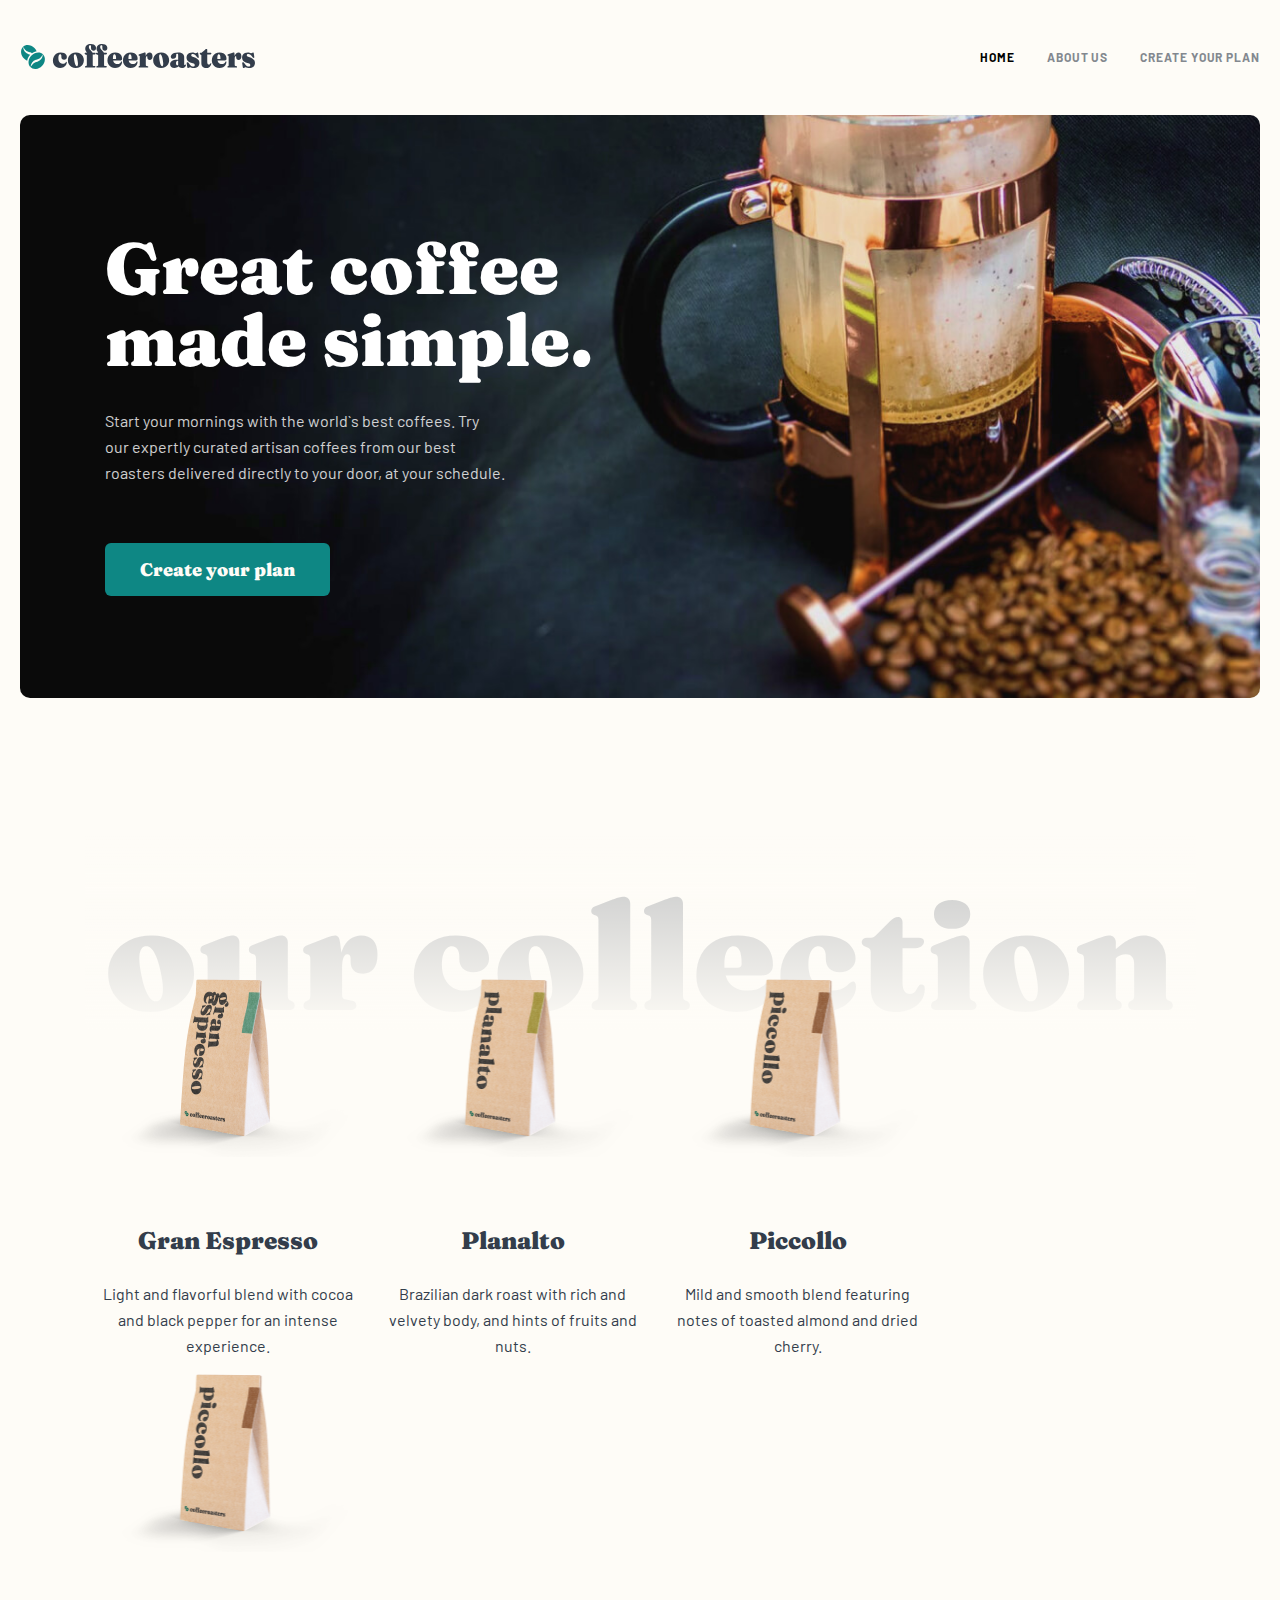
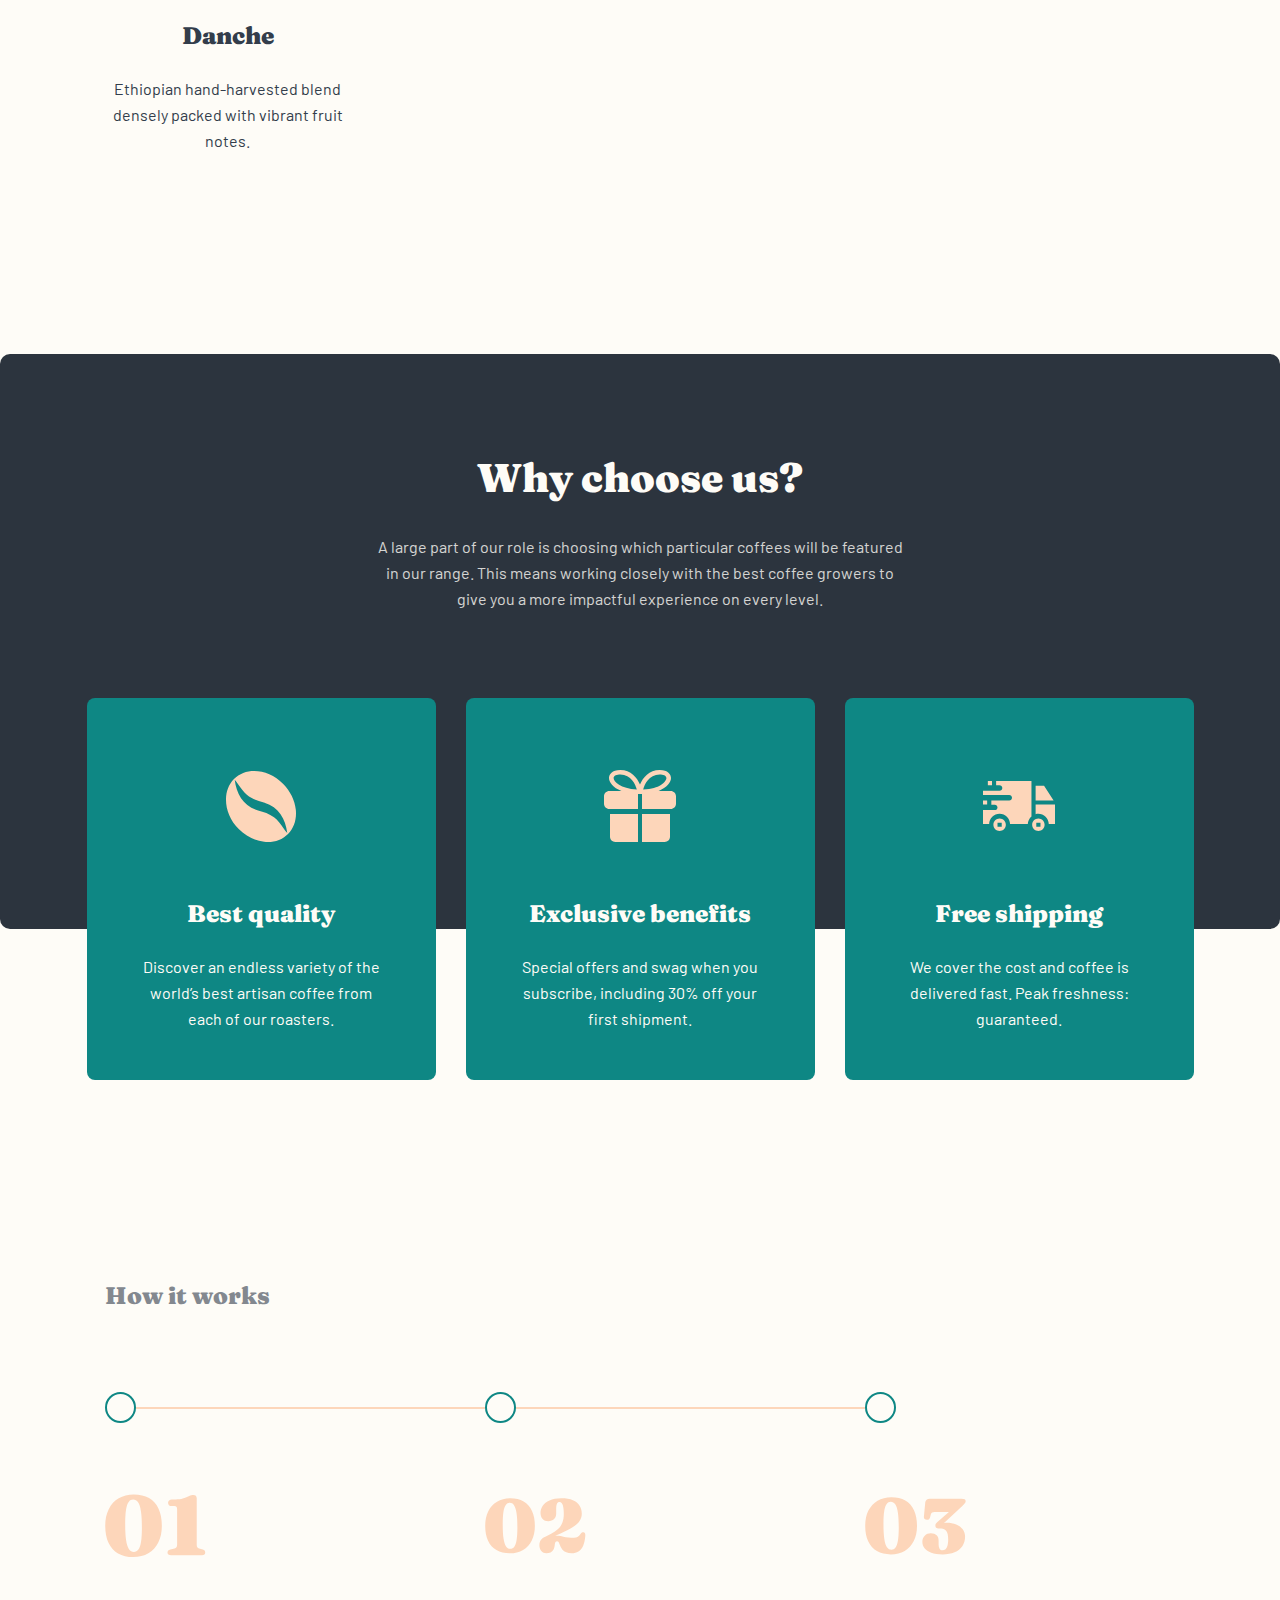
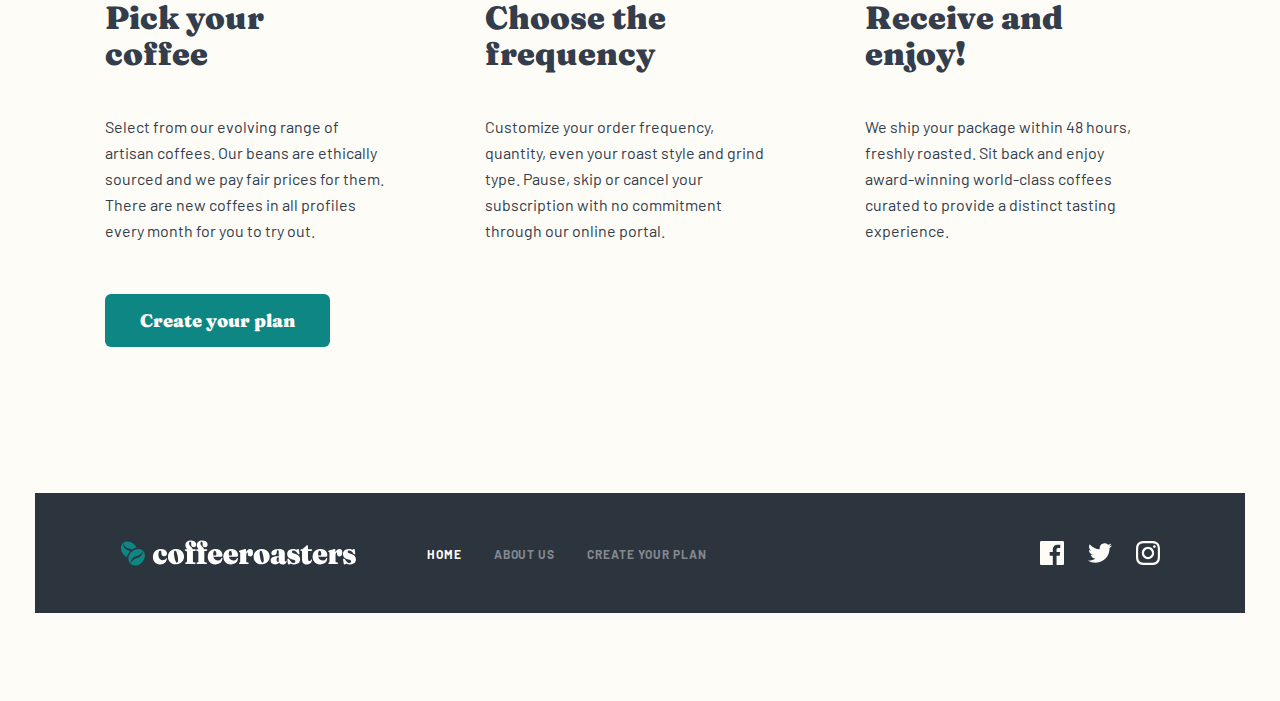
<file: index.html>
<!DOCTYPE html>
<html lang="en">
<head>
    <meta charset="UTF-8">
    <meta http-equiv="X-UA-Compatible" content="IE=edge">
    <meta name="viewport" content="width=device-width, initial-scale=1.0">
    <link rel="icon" href="./images/logo-icon.svg">
    <link rel="stylesheet" href="./css/main.css">
    <title>COFFEE</title>
</head>
<body>
    <h1 class="visually-hidden">Coffee Roasters</h1>
    
    <header class="header">
        <nav class="nav">
            <div class="container nav__container">
                <a href="index.html"><img class="logo-link" src="./images/site-logo.svg" alt="site logo" width="236" height="26"></a>

                <div>
                    <button class="menu__burger">
                        <img class="menu__on" src="./images/burger-menu.svg" alt="">
                        <img class="menu__off" src="./images/close.svg" alt="">
                    </button>
                </div>

                <ul class="nav__item-ist">
                    <li class="nav__item">
                        <a class="nav__link nav__link-active" href="index.html">home</a>
                    </li>
                    <li class="nav__item">
                        <a class="nav__link" href="about.html">about us</a>
                    </li>
                    <li class="nav__item">
                        <a class="nav__link" href="createaplan.html">create your plan</a>
                    </li>
                </ul>
            </div>
        </nav>
    </header>
    
    <main>
        <section class="hero">
            <div class="container hero__container hero__container--home">
                <div class="hero__bg-image hero__bg-image--home">
                    <div class="hero__wrapper">
                        <h2 class="hero__heading">Great coffee made simple.</h2>
                        
                        <p class="hero__text">Start your mornings with the world`s best coffees. Try our expertly curated artisan coffees from our best roasters delivered directly to your door, at your schedule.</p>
                        
                        <a class="button button__hero" href="createaplan.html">Create your plan</a>
                    </div>
                </div>
            </div>
        </section>
        
        <section class="collection">
            <h2 class="visually-hidden">Our collection</h2>

            <div class="container collection__container">
                <ul class="collection__list">
                    <li class="collection__item">
                        <img class="collection__img" src="./images/kopi1.png" alt="Gran Espresso" width="255" height="193">

                        <h3 class="collection__title">Gran Espresso</h3>

                        <p class="collection__text">
                            Light and flavorful blend with cocoa and black pepper for an intense experience.
                        </p>                        
                    </li>

                    <li class="collection__item">
                        <img class="collection__img" src="./images/kopi2.png" alt="Planalto" width="255" height="193">
                        
                        <h3 class="collection__title">Planalto</h3>

                        <p class="collection__text">
                            Brazilian dark roast with rich and velvety body, and hints of fruits and nuts.
                        </p>                        
                    </li>

                    <li class="collection__item">
                        <img class="collection__img" src="./images/kopi3.png" alt="Gran Espresso" width="255" height="193">
                        
                        <h3 class="collection__title">Piccollo</h3>

                        <p class="collection__text">
                            Mild and smooth blend featuring notes of toasted almond and dried cherry.
                        </p>                        
                    </li>

                    <li class="collection__item">
                        <img class="collection__img" src="./images/kopi4.png" alt="Gran Espresso" width="255" height="193">
                        
                        <h3 class="collection__title">Danche</h3>

                        <p class="collection__text">
                            Ethiopian hand-harvested blend densely packed with vibrant fruit notes.
                        </p>                        
                    </li>
                </ul>
            </div>
        </section>

        <section class="preporties">
            <div class="container preporties__container">
                <h3 class="preporties__heading">Why choose us?</h3>

                <p class="preporties__text">
                    A large part of our role is choosing which particular coffees will be featured in our range. This means working closely with the best coffee growers to give you a more impactful experience on every level.
                </p>

                <ul class="preporties__list">
                    <li class="preporties__list-item">
                        <img class="preporties__item-img" src="./images/coffee-bean.svg" alt="coffee bean" width="72" height="72">

                        <h4 class="preporties__item-heading">Best quality</h4>

                        <p class="preporties__item-text">
                            Discover an endless variety of the world’s best artisan coffee from each of our roasters.
                        </p>
                    </li>

                    <li class="preporties__list-item">
                        <img class="preporties__item-img" src="./images/gift.svg" alt="gift img" width="72" height="72">

                        <h4 class="preporties__item-heading">Exclusive benefits</h4>

                        <p class="preporties__item-text">
                            Special offers and swag when you subscribe, including 30% off your first shipment.
                        </p>
                    </li>

                    <li class="preporties__list-item">
                        <img class="preporties__item-img" src="./images/shipping.svg" alt="coffee bean" width="72" height="72">

                        <h4 class="preporties__item-heading">Free shipping</h4>

                        <p class="preporties__item-text">
                            We cover the cost and coffee is delivered fast. Peak freshness: guaranteed.
                        </p>
                    </li>
                </ul>
            </div>
        </section>

        <section class="howitworks">
            <div class="container howitworks__container">
                <h3 class="howitworks__heading">How it works</h3>

                <ul class="howitworks__list">
                    <li class="howitworks__item">
                        <div class="howitworks__spans">
                            <span class="howitworks__item-oval"></span>
                            
                            <span class="howitworks__item-line"></span>
                        </div>

                        <img class="howitworks__item-img" src="./images/01.svg" alt="01">

                        <h4 class="howitworks__item-heading">Pick your coffee</h4>

                        <p class="howitworks__text">
                            Select from our evolving range of artisan coffees. Our beans are ethically sourced and we pay fair prices for them. There are new coffees in all profiles every month for you to try out.
                        </p>
                    </li>

                    <li class="howitworks__item">
                        <div class="howitworks__spans">
                            <span class="howitworks__item-oval"></span>
                            
                            <span class="howitworks__item-line"></span>
                        </div>

                        <img  class="howitworks__item-img" src="./images/02.svg" alt="01">

                        <h4 class="howitworks__item-heading">Choose the frequency</h4>

                        <p class="howitworks__text">
                            Customize your order frequency, quantity, even your roast style and grind type. Pause, skip or cancel your subscription with no commitment through our online portal.
                        </p>
                    </li>

                    <li class="howitworks__item">
                        <div class="howitworks__spans">
                            <span class="howitworks__item-oval"></span>
                            
                        </div>

                        <img class="howitworks__item-img" src="./images/03.svg" alt="01">

                        <h4 class="howitworks__item-heading">Receive and enjoy!</h4>

                        <p class="howitworks__text">
                            We ship your package within 48 hours, freshly roasted. Sit back and enjoy award-winning world-class coffees curated to provide a distinct tasting experience.
                        </p>
                    </li>
                </ul>

                <a class="button button__hero" href="createaplan.html">Create your plan</a>
                
            </div>
        </section>
    </main>
    
    <footer class="footer">
        <div class="container footer__container">
            <div class="footer__left-side">
                <a href="index.html">
                    <img class="footer__logo-img" src="./images/site-logo-white.svg" alt="site logo" width="236" height="26">
                </a>

                <ul class="nav__item-ist">
                    <li class="nav__item">
                        <a class="nav__link footer__link-active" href="index.html">home</a>
                    </li>
                    <li class="nav__item">
                        <a class="nav__link" href="about.html">about us</a>
                    </li>
                    <li class="nav__item">
                        <a class="nav__link" href="createaplan.html">create your plan</a>
                    </li>
                </ul>
            </div>
            <ul class="footer__net-pages">
                <li class="footer__net-page">
                    <a class="footer__net-link" href="facebook.com">
                        <img class="footer__net-page-logo" src="./images/fb-logo.svg" alt="facebook logo" width="24" height="24">
                    </a>
                </li>

                <li class="footer__net-page">
                    <a class="footer__net-link" href="twitter.com">
                        <img class="footer__net-logo" src="./images/twitter-logo.svg" alt="twitter logo" width="24" height="24">
                    </a>
                </li>

                <li class="footer__net-page">
                    <a class="footer__net-link" href="instagram.com">
                        <img class="footer__net-logo" src="./images/insta-logo.svg" alt="insta logo" width="24" height="24">
                    </a>
                </li>
            </ul>
        </div>
    </footer>
    
</body>
</html>
</file>
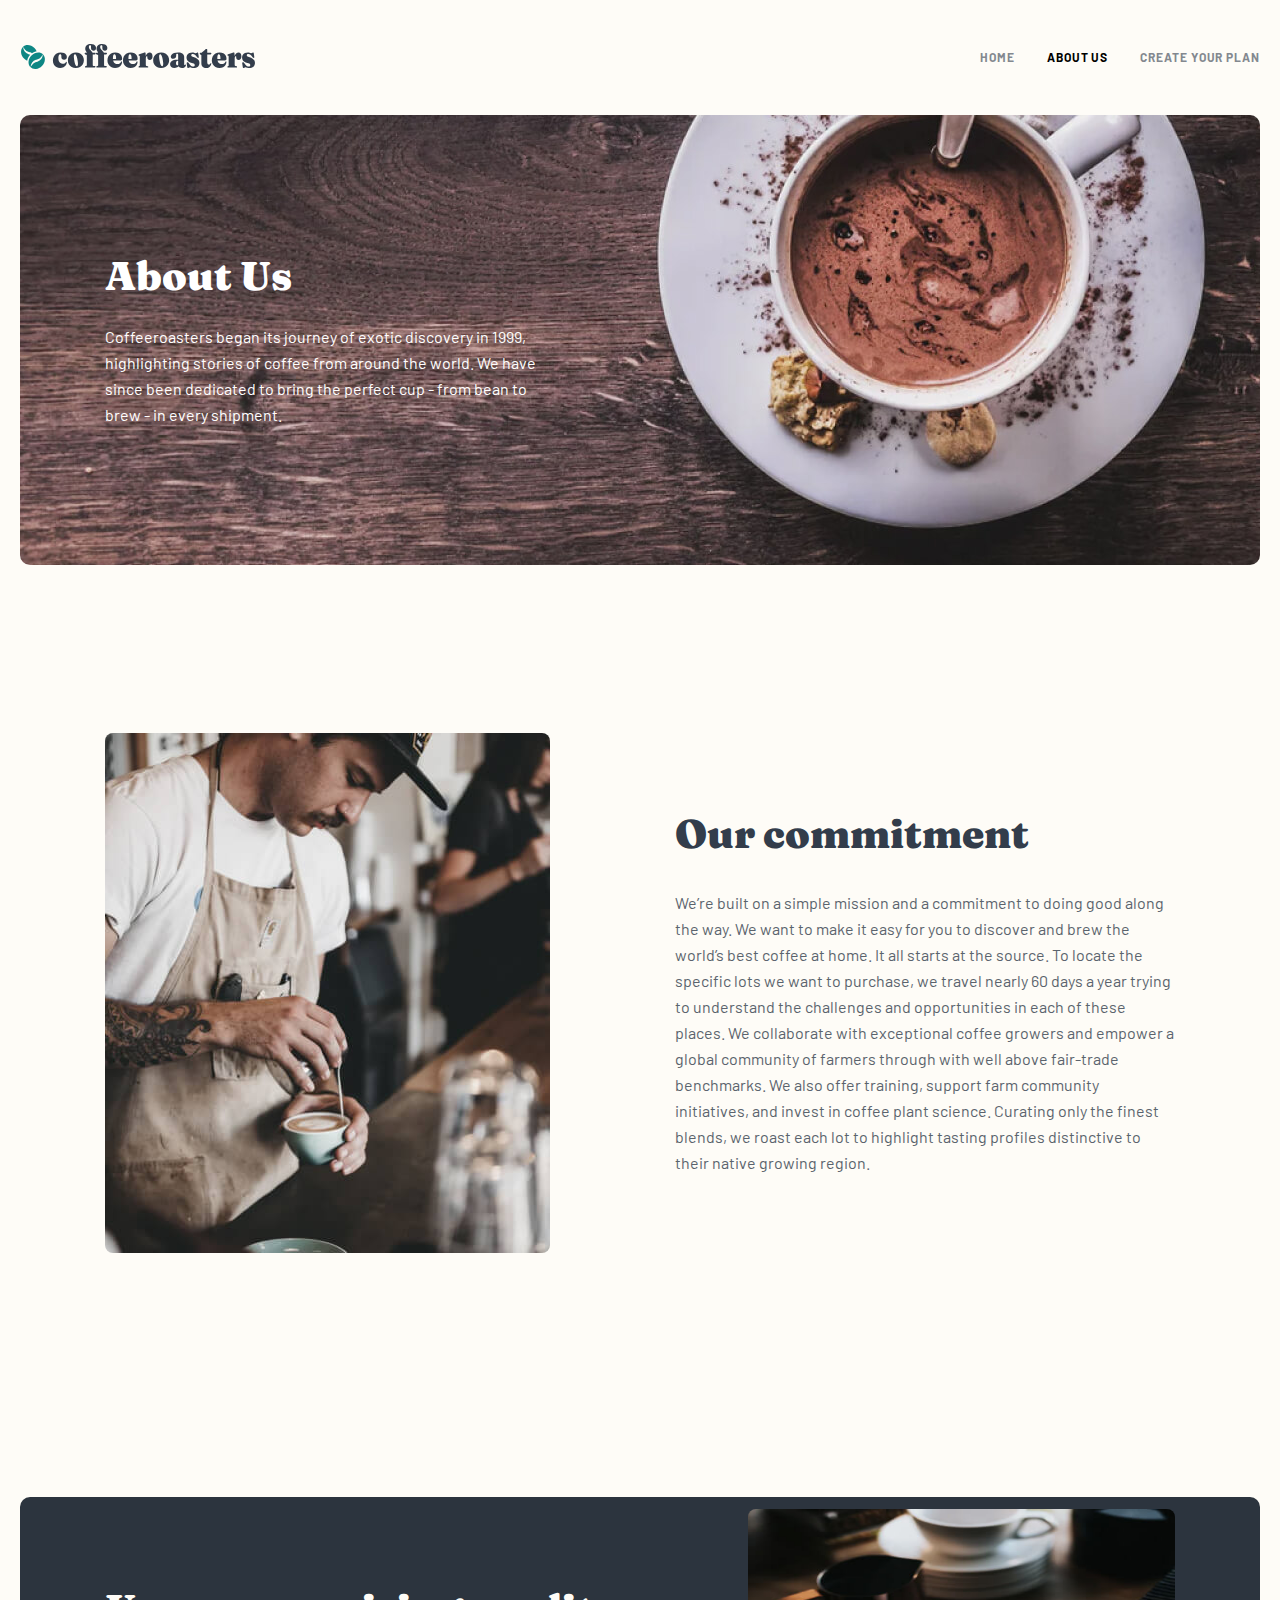
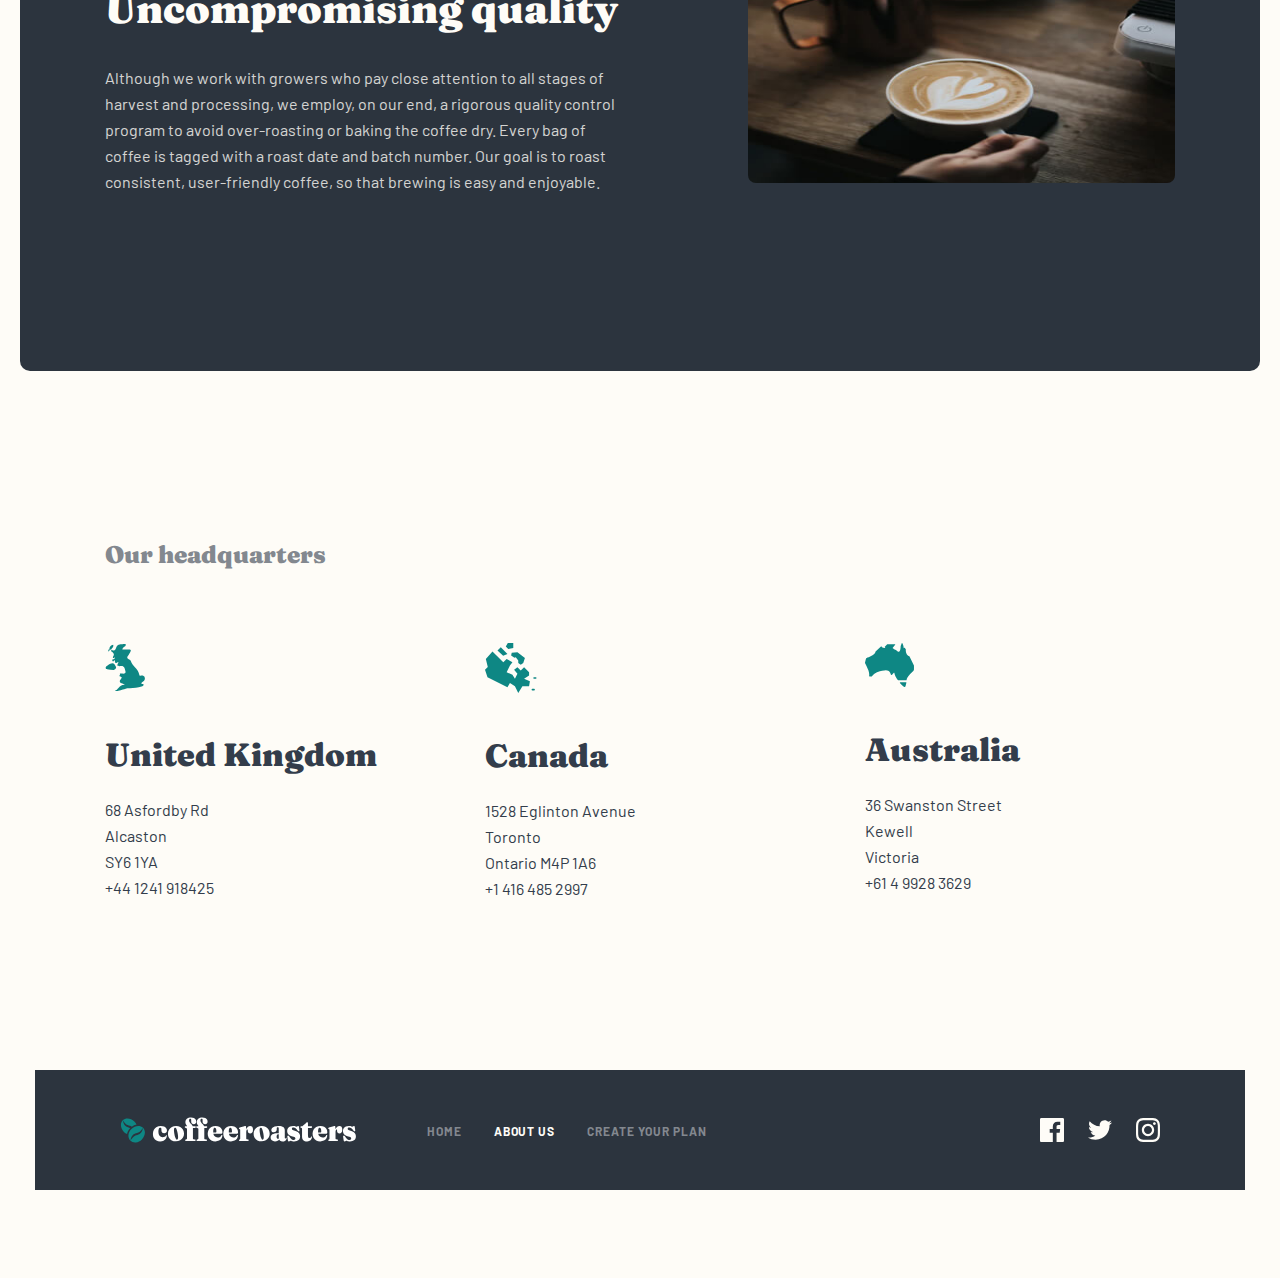
<file: about.html>
<!DOCTYPE html>
<html lang="en">
<head>
    <meta charset="UTF-8">
    <meta http-equiv="X-UA-Compatible" content="IE=edge">
    <meta name="viewport" content="width=device-width, initial-scale=1.0">
    <link rel="icon" href="./images/logo-icon.svg">
    <link rel="stylesheet" href="./css/main.css">
    <title>About us Roasters</title>
</head>
<body>
    <h1 class="visually-hidden">Coffee Roasters</h1>
    
    <header class="header">
        <nav class="nav">
            <div class="container nav__container">
                <a href="index.html"><img class="logo-link" src="./images/site-logo.svg" alt="site logo"></a>
                <ul class="nav__item-ist">
                    <li class="nav__item">
                        <a class="nav__link" href="index.html">home</a>
                    </li>
                    <li class="nav__item">
                        <a class="nav__link nav__link-active" href="about.html">about us</a>
                    </li>
                    <li class="nav__item">
                        <a class="nav__link" href="createaplan.html">create your plan</a>
                    </li>
                </ul>
            </div>
        </nav>
    </header>
    
    <main>
        <section class="hero">
            <div class="container hero__container hero__container--about">
                <div class="hero__bg-image hero__bg-image--about">
                    <div class="hero__wrapper--about">
                        <h2 class="hero__heading hero__heading--about">About Us</h2>
                        
                        <p class="hero__text hero__text--about">
                            Coffeeroasters began its journey of exotic discovery in 1999, highlighting stories of coffee from around the world. We have since been dedicated to bring the perfect cup - from bean to brew - in every shipment.
                        </p>
                    </div>
                </div>
            </div>
        </section>
        
        <section class="commitment">
            <div class="container commitment__container">
                <div class="commitment__wrapper">
                    <img class="commitment__img" src="./images/barman.jpg" srcset="./images/barman.jpg 1x, ./images/barman@2x.jpg 2x" alt="barman">
                    
                    <div class="commitment__box">
                        <h3 class="commitment__heading">Our commitment</h3>
                        <p class="commitment__text">
                            We’re built on a simple mission and a commitment to doing good along the way. We want to make it easy for you to discover and brew the world’s best coffee at home. It all starts at the source. To locate the specific lots we want to purchase, we travel nearly 60 days a year trying to understand the challenges and opportunities in each of these places. We collaborate with exceptional coffee growers and empower a global community of farmers through with well above fair-trade benchmarks. We also offer training, support farm community initiatives, and invest in coffee plant science. Curating only the finest blends, we roast each lot to highlight tasting profiles distinctive to their native growing region.
                        </p>
                    </div>
                </div>
            </div>
        </section>
        
        <section class="commitment">
            <div class="container commitment__container commitment__container-quality">
                <div class="commitment__wrapper commitment__wrapper-quality">
                    <div class="commitment__box commitment__box-quality">
                        <h3 class="commitment__heading commitment__heading-quality">Uncompromising quality</h3>
                        <p class="commitment__text commitment__text-quality">
                            Although we work with growers who pay close attention to all stages of harvest and processing, we employ, on our end, a rigorous quality control program to avoid over-roasting or baking the coffee dry. Every bag of coffee is tagged with a roast date and batch number. Our goal is to roast consistent, user-friendly coffee, so that brewing is easy and enjoyable.
                        </p>
                    </div>
                    <img class="commitment__img-quality" src="./images/cofee-img.jpg" srcset="./images/cofee-img.jpg 1x, ./images/cofee-img@2x.jpg 2x" alt="cofee cup" width="445" height="274">
                </div>
            </div>
        </section>
        
        <section class="headquarter">
            <div class="container headquarter__container">
                <h3 class="headquarter__heading">Our headquarters</h3>
                
                <ul class="headquarter__list">
                    <li class="headquarter__item">
                        <img class="headquarter__item--img" src="./images/uk.svg" alt="UK map" width="41" height="49">
                        
                        <h4 class="headquarter__item--heading">United Kingdom</h4>
                        
                        <p class="headquarter__item--info">
                            68  Asfordby Rd<br>Alcaston<br>SY6 1YA<br>+44 1241 918425
                        </p>
                    </li>
                    
                    <li class="headquarter__item">
                        <img class="headquarter__item--img" src="./images/canada.svg" alt="Canada map" width="52" height="50">
                        
                        <h4 class="headquarter__item--heading">Canada</h4>
                        
                        <p class="headquarter__item--info">
                            1528  Eglinton Avenue<br>Toronto<br>Ontario M4P 1A6<br>+1 416 485 2997<br>
                        </p>
                    </li>
                    
                    <li class="headquarter__item">
                        <img class="headquarter__item--img" src="./images/australia.svg" alt="UK map" width="49" height="44">
                        
                        <h4 class="headquarter__item--heading">Australia</h4>
                        
                        <p class="headquarter__item--info">
                            36 Swanston Street<br>Kewell<br>Victoria<br>+61 4 9928 3629<br>
                        </p>
                    </li>
                </ul>
            </div>
        </section>
    </main>
    
    <footer class="footer">
        <div class="container footer__container">
            <div class="footer__left-side">
                <a href="index.html">
                    <img class="footer__logo-img" src="./images/site-logo-white.svg" alt="site logo" width="236" height="26">
                </a>
                
                <ul class="nav__item-ist">
                    <li class="nav__item">
                        <a class="nav__link" href="index.html">home</a>
                    </li>
                    <li class="nav__item">
                        <a class="nav__link footer__link-active" href="about.html">about us</a>
                    </li>
                    <li class="nav__item">
                        <a class="nav__link" href="createaplan.html">create your plan</a>
                    </li>
                </ul>
            </div>
            <ul class="footer__net-pages">
                <li class="footer__net-page">
                    <a class="footer__net-link" href="facebook.com">
                        <img class="footer__net-page-logo" src="./images/fb-logo.svg" alt="facebook logo" width="24" height="24">
                    </a>
                </li>
                
                <li class="footer__net-page">
                    <a class="footer__net-link" href="twitter.com">
                        <img class="footer__net-logo" src="./images/twitter-logo.svg" alt="twitter logo" width="24" height="24">
                    </a>
                </li>
                
                <li class="footer__net-page">
                    <a class="footer__net-link" href="instagram.com">
                        <img class="footer__net-logo" src="./images/insta-logo.svg" alt="insta logo" width="24" height="24">
                    </a>
                </li>
            </ul>
        </div>
    </footer>
    
</body>
</html>
</file>
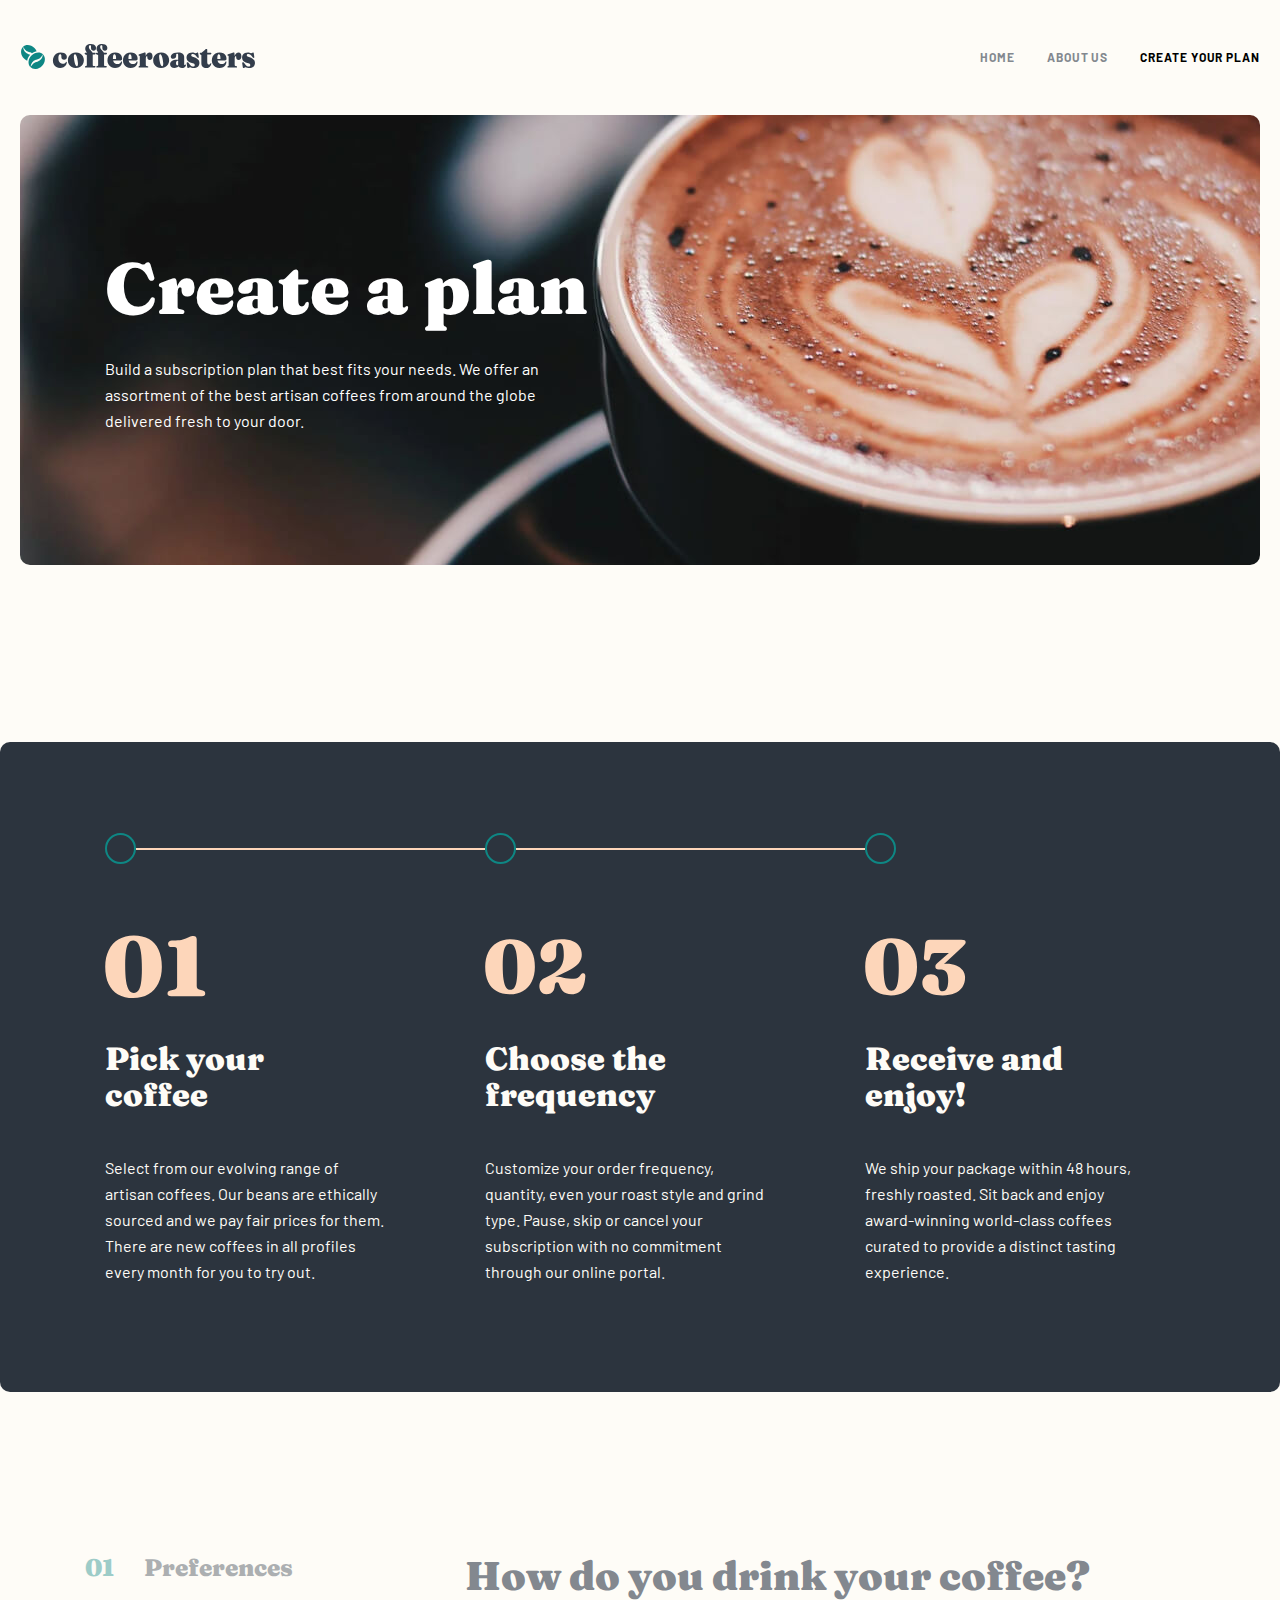
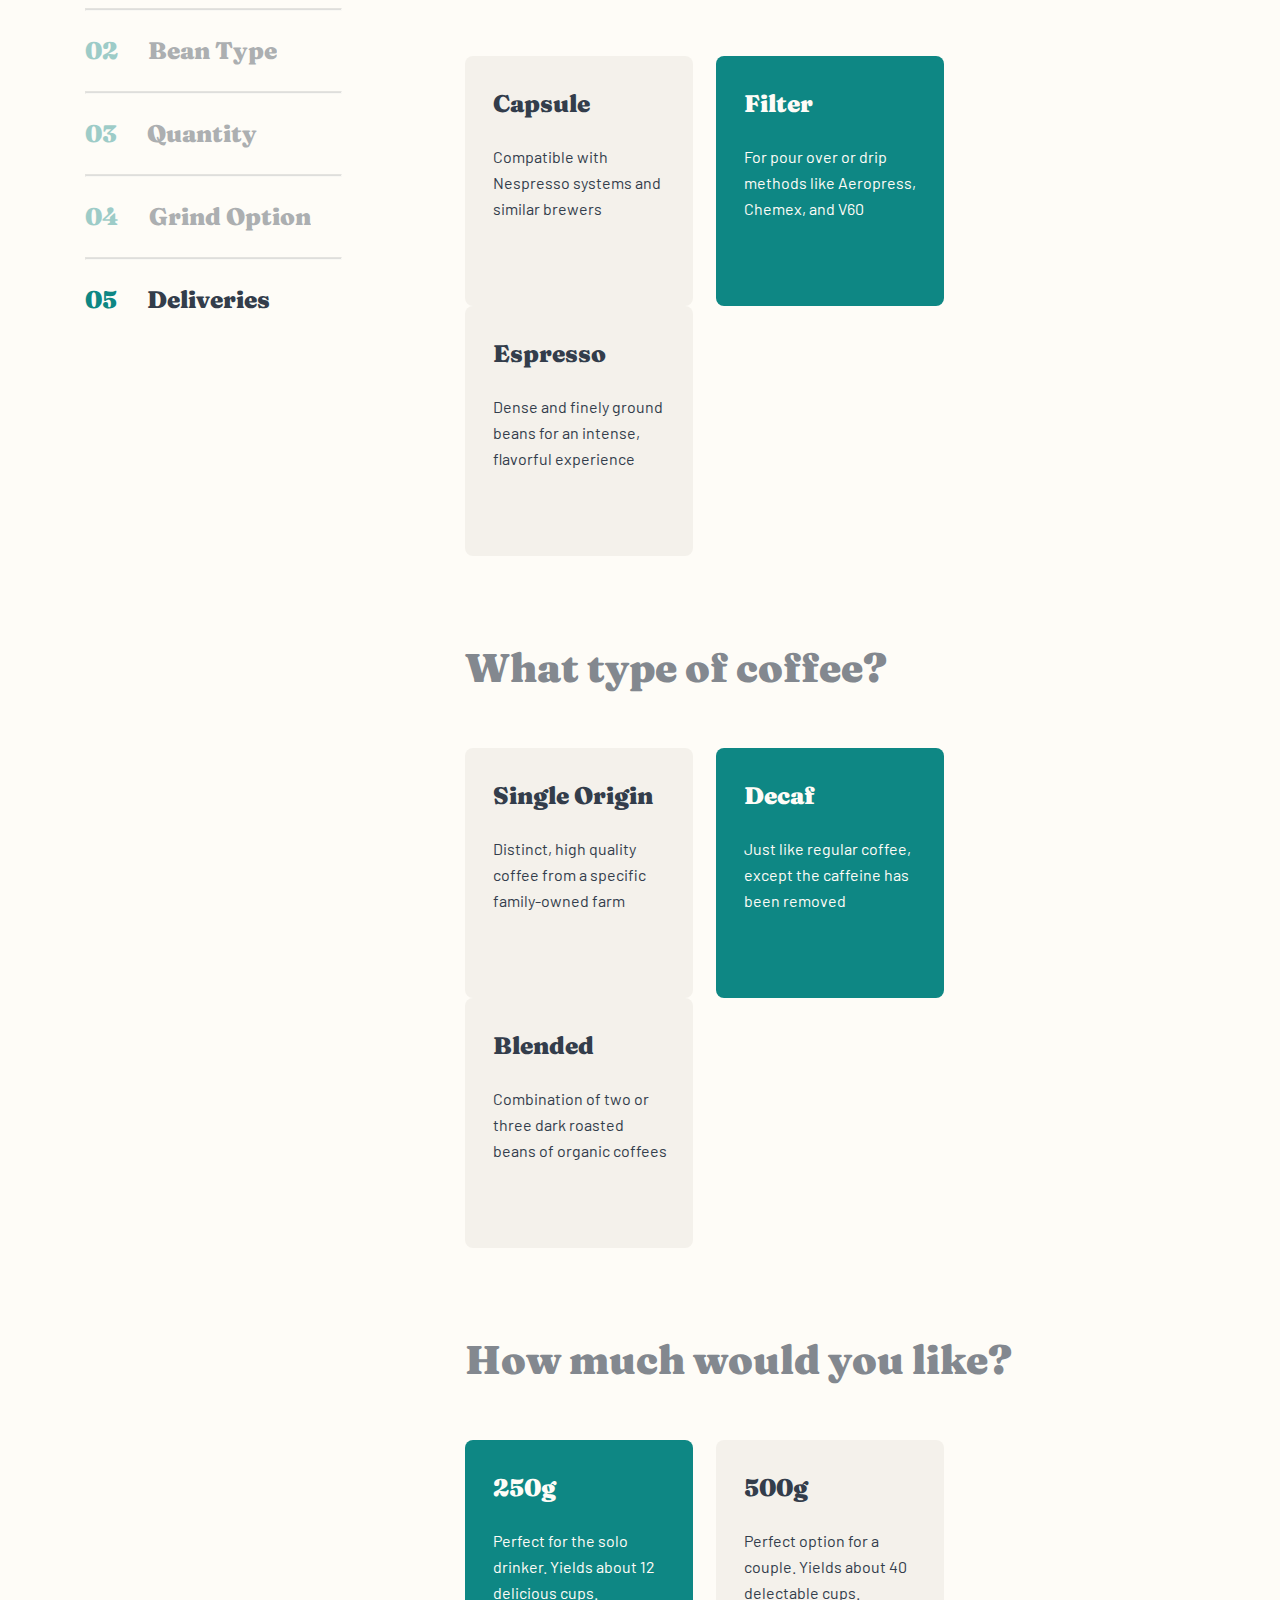
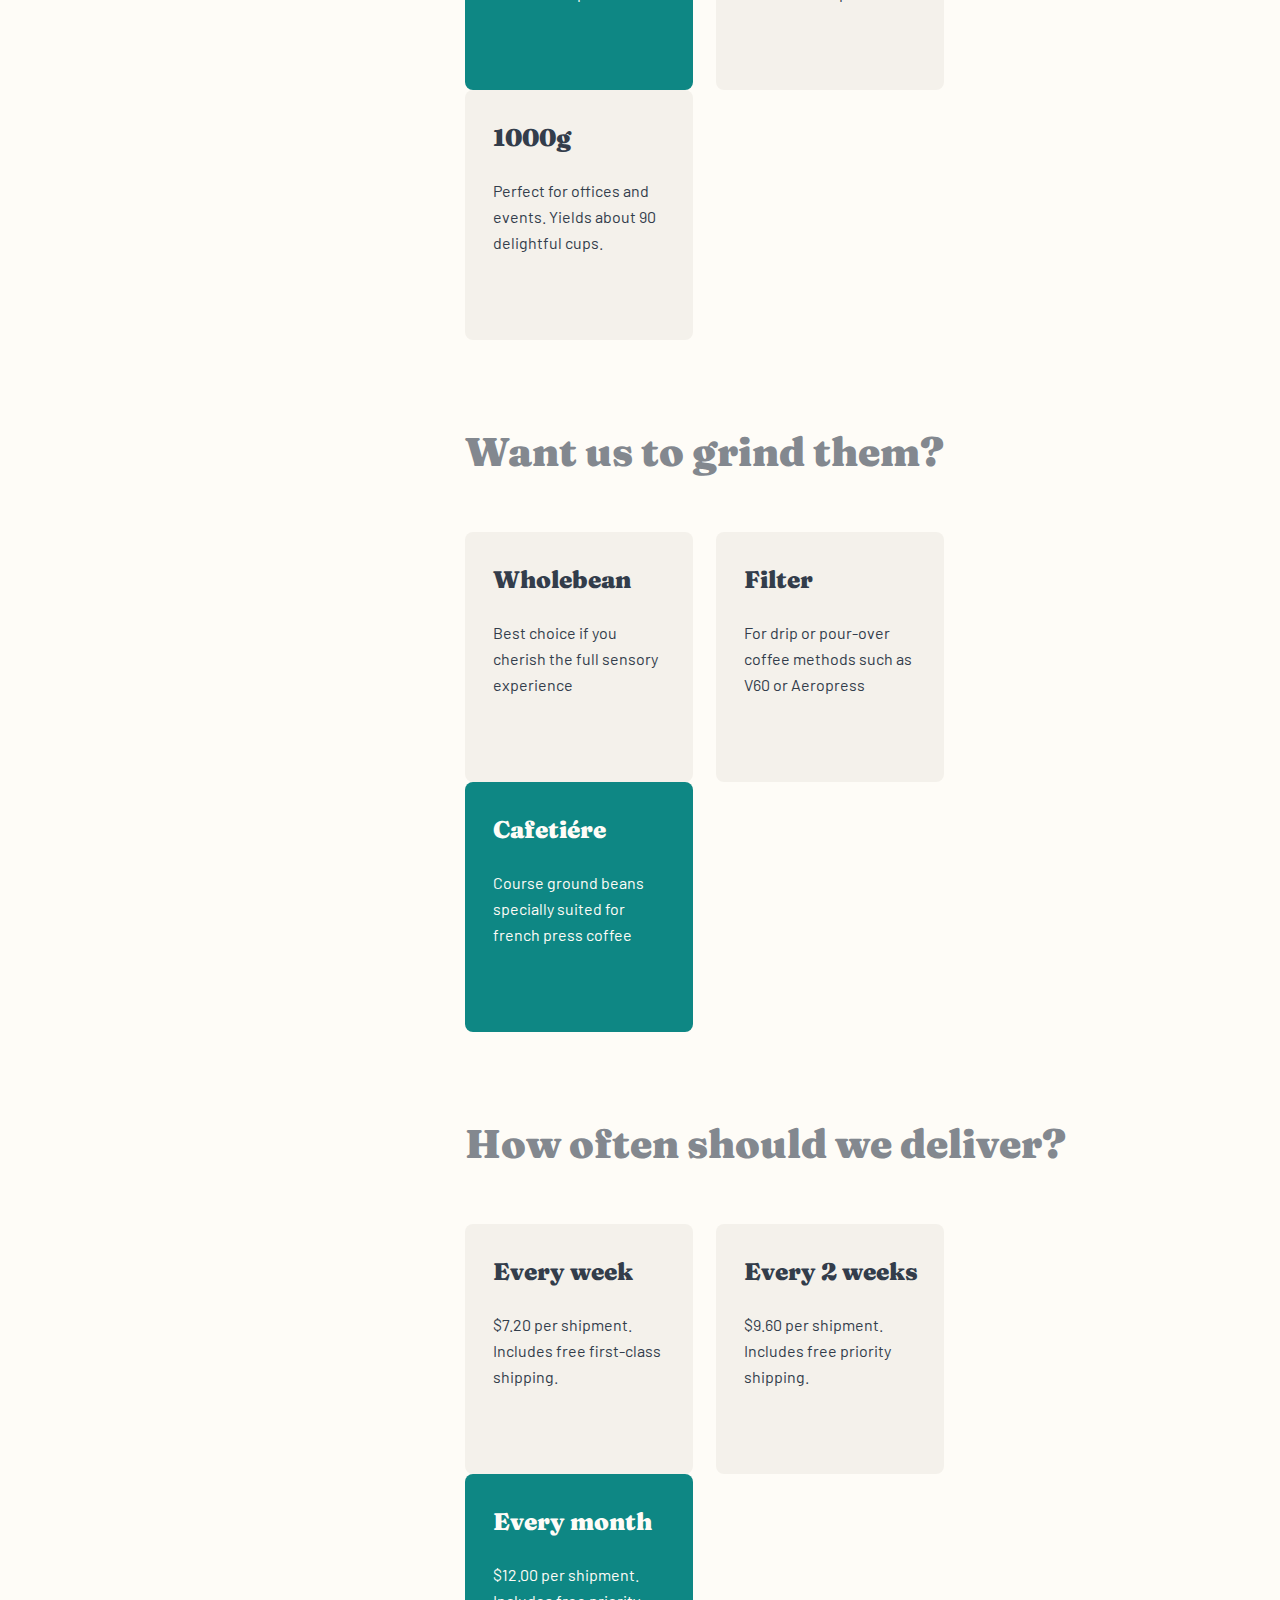
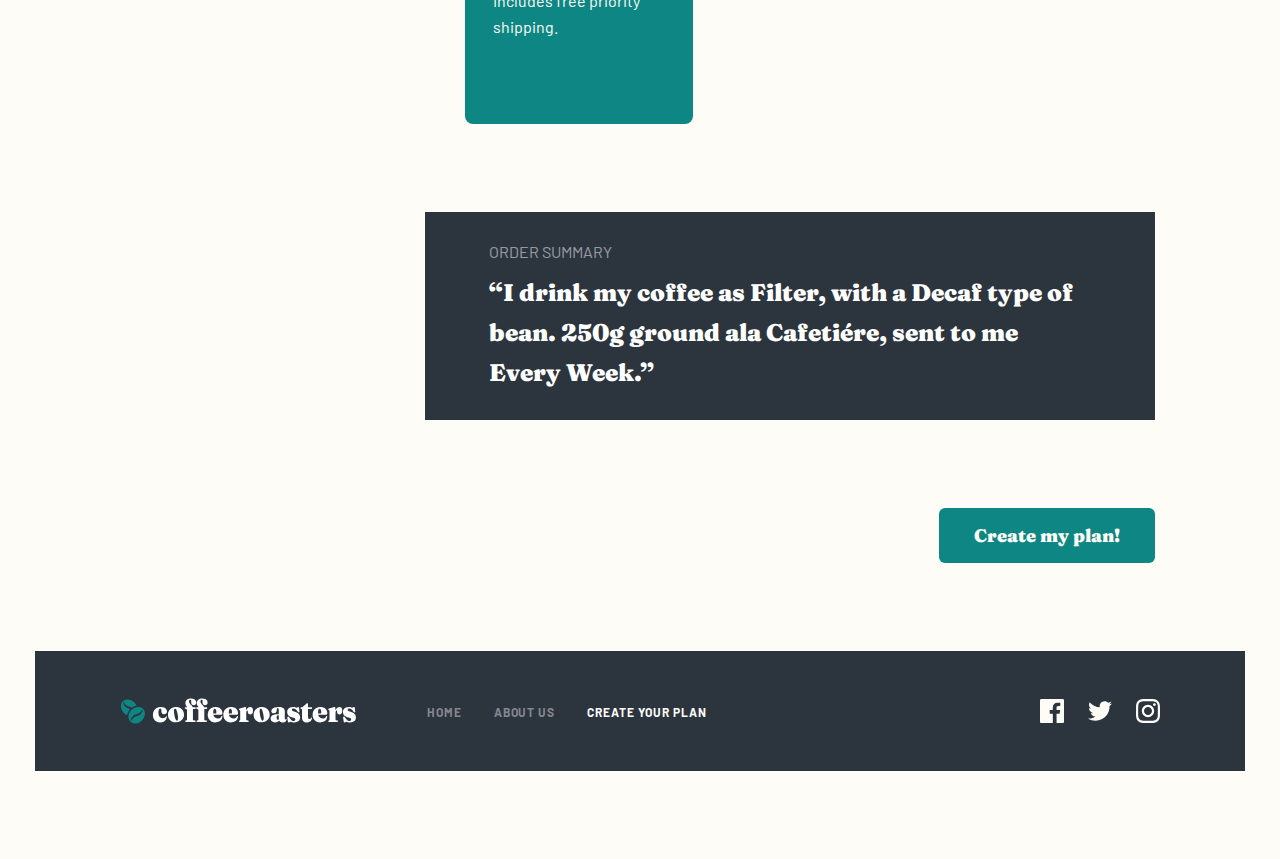
<file: createaplan.html>
<!DOCTYPE html>
<html lang="en">
<head>
    <meta charset="UTF-8">
    <meta http-equiv="X-UA-Compatible" content="IE=edge">
    <meta name="viewport" content="width=device-width, initial-scale=1.0">
    <link rel="icon" href="./images/logo-icon.svg">
    <link rel="stylesheet" href="./css/main.css">
    <title>Create your plan</title>
</head>
<body>
    <h1 class="visually-hidden">Coffee Roasters</h1>
    
    <header class="header">
        <nav class="nav">
            <div class="container nav__container">
                <a href="index.html"><img class="logo-link" src="./images/site-logo.svg" alt="site logo"></a>
                <ul class="nav__item-ist">
                    <li class="nav__item">
                        <a class="nav__link" href="index.html">home</a>
                    </li>
                    <li class="nav__item">
                        <a class="nav__link" href="about.html">about us</a>
                    </li>
                    <li class="nav__item">
                        <a class="nav__link nav__link-active" href="createaplan.html">create your plan</a>
                    </li>
                </ul>
            </div>
        </nav>
    </header>
    
    <main>
        <section class="hero">
            <div class="container hero__container hero__container--create">
                <div class="hero__bg-image hero__bg-image--create">
                    <div class="hero__wrapper--about">
                        <h2 class="hero__heading hero__heading--create">Create a plan</h2>
                        
                        <p class="hero__text hero__text--about">
                            Build a subscription plan that best fits your needs. We offer an assortment of the best artisan coffees from around the globe delivered fresh to your door.
                        </p>
                    </div>
                </div>
            </div>
        </section>
        
        <section class="howitworks">
            <div class="container howitworks__container  howitworks__background">
                <h3 class="howitworks__heading visually-hidden">How it works</h3>
                
                <ul class="howitworks__list howitworks__list-nomargin">
                    <li class="howitworks__item">
                        <div class="howitworks__spans">
                            <span class="howitworks__item-oval howitworks__item-oval-oq"></span>
                            
                            <span class="howitworks__item-line"></span>
                        </div>
                        
                        <img class="howitworks__item-img" src="./images/01.svg" alt="01">
                        
                        <h4 class="howitworks__item-heading howitworks__item-heading-white">Pick your coffee</h4>
                        
                        <p class="howitworks__text howitworks__item-text-white">
                            Select from our evolving range of artisan coffees. Our beans are ethically sourced and we pay fair prices for them. There are new coffees in all profiles every month for you to try out.
                        </p>
                    </li>
                    
                    <li class="howitworks__item">
                        <div class="howitworks__spans">
                            <span class="howitworks__item-oval  howitworks__item-oval-oq"></span>
                            
                            <span class="howitworks__item-line"></span>
                        </div>
                        
                        <img  class="howitworks__item-img" src="./images/02.svg" alt="01">
                        
                        <h4 class="howitworks__item-heading howitworks__item-heading-white">Choose the frequency</h4>
                        
                        <p class="howitworks__text howitworks__item-text-white">
                            Customize your order frequency, quantity, even your roast style and grind type. Pause, skip or cancel your subscription with no commitment through our online portal.
                        </p>
                    </li>
                    
                    <li class="howitworks__item">
                        <div class="howitworks__spans">
                            <span class="howitworks__item-oval  howitworks__item-oval-oq"></span>
                            
                        </div>
                        
                        <img class="howitworks__item-img" src="./images/03.svg" alt="01">
                        
                        <h4 class="howitworks__item-heading howitworks__item-heading-white">Receive and enjoy!</h4>
                        
                        <p class="howitworks__text howitworks__item-text-white">
                            We ship your package within 48 hours, freshly roasted. Sit back and enjoy award-winning world-class coffees curated to provide a distinct tasting experience.
                        </p>
                    </li>
                </ul>
                
            </div>
        </section>
        
        <section class="plan">
            <div class="container plan__container">
                <ul class="plan__list">
                    
                    <li class="plan__list-item">
                        <a class="plan__item-link" href="#">
                            <span class="plan__list-number">01</span>
                            preferences
                        </a>
                        <hr class="plan__item-divider">
                    </li>
                    
                    
                    <li class="plan__list-item">
                        <a class="plan__item-link" href="#">
                            <span class="plan__list-number">02</span>
                            bean type
                        </a>
                        <hr class="plan__item-divider">
                    </li>
                    
                    
                    <li class="plan__list-item">
                        <a class="plan__item-link" href="#">
                            <span class="plan__list-number">03</span>
                            quantity
                        </a>
                        <hr class="plan__item-divider">
                    </li>
                    
                    
                    <li class="plan__list-item">
                        <a class="plan__item-link" href="#">
                            <span class="plan__list-number">04</span>
                            grind option
                        </a>
                        <hr class="plan__item-divider">
                    </li>
                    
                    
                    <li class="plan__list-item">
                        <a class="plan__item-link plan__item-link--avtive" href="#">
                            <span class="plan__list-number">05</span>
                            deliveries
                        </a>
                    </li>
                    
                </ul>
                
                <ul class="plan__steps">
                    <li class="plan__step">
                        <h3 class="plan__step-heading">How do you drink your coffee?</h3>
                        
                        <ul class="plan__step-options">
                            <li class="plan__step-option">
                                <h4 class="plan__step-option-heading">Capsule</h4>
                                <p class="plan__step-option-text">
                                    Compatible with Nespresso systems and similar brewers
                                </p>
                            </li>
                            
                            <li class="plan__step-option plan__step-option--active">
                                <h4 class="plan__step-option-heading">Filter</h4>
                                <p class="plan__step-option-text">
                                    For pour over or drip methods like Aeropress, Chemex, and V60
                                </p>
                            </li>
                            
                            <li class="plan__step-option">
                                <h4 class="plan__step-option-heading">Espresso</h4>
                                <p class="plan__step-option-text">
                                    Dense and finely ground beans for an intense, flavorful experience
                                </p>
                            </li>
                        </ul>
                    </li>
                    
                    <li class="plan__step">
                        <h3 class="plan__step-heading">What type of coffee?</h3>
                        
                        <ul class="plan__step-options">
                            <li class="plan__step-option">
                                <h4 class="plan__step-option-heading">Single Origin</h4>
                                <p class="plan__step-option-text">
                                    Distinct, high quality coffee from a specific family-owned farm
                                </p>
                            </li>
                            
                            <li class="plan__step-option plan__step-option--active">
                                <h4 class="plan__step-option-heading">Decaf</h4>
                                <p class="plan__step-option-text">
                                    Just like regular coffee, except the caffeine has been removed
                                </p>
                            </li>
                            
                            <li class="plan__step-option">
                                <h4 class="plan__step-option-heading">Blended</h4>
                                <p class="plan__step-option-text">
                                    Combination of two or three dark roasted beans of organic coffees
                                </p>
                            </li>
                        </ul>
                    </li>
                    
                    <li class="plan__step">
                        <h3 class="plan__step-heading">How much would you like?</h3>
                        
                        <ul class="plan__step-options">
                            <li class="plan__step-option plan__step-option--active">
                                <h4 class="plan__step-option-heading">250g</h4>
                                <p class="plan__step-option-text">
                                    Perfect for the solo drinker. Yields about 12 delicious cups.
                                </p>
                            </li>
                            
                            <li class="plan__step-option">
                                <h4 class="plan__step-option-heading">500g</h4>
                                <p class="plan__step-option-text">
                                    Perfect option for a couple. Yields about 40 delectable cups.
                                </p>
                            </li>
                            
                            <li class="plan__step-option">
                                <h4 class="plan__step-option-heading">1000g</h4>
                                <p class="plan__step-option-text">
                                    Perfect for offices and events. Yields about 90 delightful cups.
                                </p>
                            </li>
                        </ul>
                    </li>
                    
                    <li class="plan__step">
                        <h3 class="plan__step-heading">Want us to grind them?</h3>
                        
                        <ul class="plan__step-options">
                            <li class="plan__step-option">
                                <h4 class="plan__step-option-heading">Wholebean</h4>
                                <p class="plan__step-option-text">
                                    Best choice if you cherish the full sensory experience
                                </p>
                            </li>
                            
                            <li class="plan__step-option">
                                <h4 class="plan__step-option-heading">Filter</h4>
                                <p class="plan__step-option-text">
                                    For drip or pour-over coffee methods such as V60 or Aeropress
                                </p>
                            </li>
                            
                            <li class="plan__step-option plan__step-option--active">
                                <h4 class="plan__step-option-heading">Cafetiére</h4>
                                <p class="plan__step-option-text">
                                    Course ground beans specially suited for french press coffee
                                </p>
                            </li>
                        </ul>
                    </li>
                    
                    <li class="plan__step">
                        <h3 class="plan__step-heading">How often should we deliver?</h3>
                        
                        <ul class="plan__step-options">
                            <li class="plan__step-option">
                                <h4 class="plan__step-option-heading">Every week</h4>
                                <p class="plan__step-option-text">
                                    $7.20 per shipment. Includes free first-class shipping.
                                </p>
                            </li>
                            
                            <li class="plan__step-option">
                                <h4 class="plan__step-option-heading">Every 2 weeks</h4>
                                <p class="plan__step-option-text">
                                    $9.60 per shipment. Includes free priority shipping.
                                </p>
                            </li>
                            
                            <li class="plan__step-option plan__step-option--active">
                                <h4 class="plan__step-option-heading">Every month</h4>
                                <p class="plan__step-option-text">
                                    $12.00 per shipment. Includes free priority shipping.
                                </p>
                            </li>
                        </ul>
                    </li>                    
                </ul>
            </div>
            <div class="container summary">                
                <div class="summary__container">
                    <div class="plan__step summary__box">
                        <h5 class="summary__heading">Order Summary</h5>
                        <p class="summary__text">
                            “I drink my coffee as Filter, with a Decaf type of bean. 250g ground ala Cafetiére, sent to me Every Week.”
                        </p>
                    </div>
                    <a class="plan__step button" href="createaplan.html">Create my plan!</a>
                </div>
            </div>            
        </section>
    </main>
    
    <footer class="footer">
        <div class="container footer__container">
            <div class="footer__left-side">
                <a href="index.html">
                    <img class="footer__logo-img" src="./images/site-logo-white.svg" alt="site logo" width="236" height="26">
                </a>
                
                <ul class="nav__item-ist">
                    <li class="nav__item">
                        <a class="nav__link" href="index.html">home</a>
                    </li>
                    <li class="nav__item">
                        <a class="nav__link" href="about.html">about us</a>
                    </li>
                    <li class="nav__item">
                        <a class="nav__link footer__link-active" href="createaplan.html">create your plan</a>
                    </li>
                </ul>
            </div>
            <ul class="footer__net-pages">
                <li class="footer__net-page">
                    <a class="footer__net-link" href="facebook.com">
                        <img class="footer__net-page-logo" src="./images/fb-logo.svg" alt="facebook logo" width="24" height="24">
                    </a>
                </li>
                
                <li class="footer__net-page">
                    <a class="footer__net-link" href="twitter.com">
                        <img class="footer__net-logo" src="./images/twitter-logo.svg" alt="twitter logo" width="24" height="24">
                    </a>
                </li>
                
                <li class="footer__net-page">
                    <a class="footer__net-link" href="instagram.com">
                        <img class="footer__net-logo" src="./images/insta-logo.svg" alt="insta logo" width="24" height="24">
                    </a>
                </li>
            </ul>
        </div>
    </footer>
    
</body>
</html>
</file>
<file: css/main.css>
/*! normalize.css v8.0.1 | MIT License | github.com/necolas/normalize.css */
/* Document
========================================================================== */
/**
* 1. Correct the line height in all browsers.
* 2. Prevent adjustments of font size after orientation changes in iOS.
*/
html {
  line-height: 1.15;
  /* 1 */
  -webkit-text-size-adjust: 100%;
  /* 2 */
}

/* Sections
  ========================================================================== */
/**
  * Remove the margin in all browsers.
  */
body {
  margin: 0;
}

/**
  * Render the `main` element consistently in IE.
  */
main {
  display: block;
}

/**
  * Correct the font size and margin on `h1` elements within `section` and
  * `article` contexts in Chrome, Firefox, and Safari.
  */
h1 {
  font-size: 2em;
  margin: 0.67em 0;
}

/* Grouping content
  ========================================================================== */
/**
  * 1. Add the correct box sizing in Firefox.
  * 2. Show the overflow in Edge and IE.
  */
hr {
  -webkit-box-sizing: content-box;
          box-sizing: content-box;
  /* 1 */
  height: 0;
  /* 1 */
  overflow: visible;
  /* 2 */
}

/**
  * 1. Correct the inheritance and scaling of font size in all browsers.
  * 2. Correct the odd `em` font sizing in all browsers.
  */
pre {
  font-family: monospace, monospace;
  /* 1 */
  font-size: 1em;
  /* 2 */
}

/* Text-level semantics
  ========================================================================== */
/**
  * Remove the gray background on active links in IE 10.
  */
a {
  background-color: transparent;
}

/**
  * 1. Remove the bottom border in Chrome 57-
  * 2. Add the correct text decoration in Chrome, Edge, IE, Opera, and Safari.
  */
abbr[title] {
  border-bottom: none;
  /* 1 */
  text-decoration: underline;
  /* 2 */
  -webkit-text-decoration: underline dotted;
          text-decoration: underline dotted;
  /* 2 */
}

/**
  * Add the correct font weight in Chrome, Edge, and Safari.
  */
b,
strong {
  font-weight: bolder;
}

/**
  * 1. Correct the inheritance and scaling of font size in all browsers.
  * 2. Correct the odd `em` font sizing in all browsers.
  */
code,
kbd,
samp {
  font-family: monospace, monospace;
  /* 1 */
  font-size: 1em;
  /* 2 */
}

/**
  * Add the correct font size in all browsers.
  */
small {
  font-size: 80%;
}

/**
  * Prevent `sub` and `sup` elements from affecting the line height in
  * all browsers.
  */
sub,
sup {
  font-size: 75%;
  line-height: 0;
  position: relative;
  vertical-align: baseline;
}

sub {
  bottom: -0.25em;
}

sup {
  top: -0.5em;
}

/* Embedded content
  ========================================================================== */
/**
  * Remove the border on images inside links in IE 10.
  */
img {
  border-style: none;
}

/* Forms
  ========================================================================== */
/**
  * 1. Change the font styles in all browsers.
  * 2. Remove the margin in Firefox and Safari.
  */
button,
input,
optgroup,
select,
textarea {
  font-family: inherit;
  /* 1 */
  font-size: 100%;
  /* 1 */
  line-height: 1.15;
  /* 1 */
  margin: 0;
  /* 2 */
}

/**
  * Show the overflow in IE.
  * 1. Show the overflow in Edge.
  */
button,
input {
  /* 1 */
  overflow: visible;
}

/**
  * Remove the inheritance of text transform in Edge, Firefox, and IE.
  * 1. Remove the inheritance of text transform in Firefox.
  */
button,
select {
  /* 1 */
  text-transform: none;
}

/**
  * Correct the inability to style clickable types in iOS and Safari.
  */
button,
[type="button"],
[type="reset"],
[type="submit"] {
  -webkit-appearance: button;
}

/**
  * Remove the inner border and padding in Firefox.
  */
button::-moz-focus-inner,
[type="button"]::-moz-focus-inner,
[type="reset"]::-moz-focus-inner,
[type="submit"]::-moz-focus-inner {
  border-style: none;
  padding: 0;
}

/**
  * Restore the focus styles unset by the previous rule.
  */
button:-moz-focusring,
[type="button"]:-moz-focusring,
[type="reset"]:-moz-focusring,
[type="submit"]:-moz-focusring {
  outline: 1px dotted ButtonText;
}

/**
  * Correct the padding in Firefox.
  */
fieldset {
  padding: 0.35em 0.75em 0.625em;
}

/**
  * 1. Correct the text wrapping in Edge and IE.
  * 2. Correct the color inheritance from `fieldset` elements in IE.
  * 3. Remove the padding so developers are not caught out when they zero out
  *    `fieldset` elements in all browsers.
  */
legend {
  -webkit-box-sizing: border-box;
          box-sizing: border-box;
  /* 1 */
  color: inherit;
  /* 2 */
  display: table;
  /* 1 */
  max-width: 100%;
  /* 1 */
  padding: 0;
  /* 3 */
  white-space: normal;
  /* 1 */
}

/**
  * Add the correct vertical alignment in Chrome, Firefox, and Opera.
  */
progress {
  vertical-align: baseline;
}

/**
  * Remove the default vertical scrollbar in IE 10+.
  */
textarea {
  overflow: auto;
}

/**
  * 1. Add the correct box sizing in IE 10.
  * 2. Remove the padding in IE 10.
  */
[type="checkbox"],
[type="radio"] {
  -webkit-box-sizing: border-box;
          box-sizing: border-box;
  /* 1 */
  padding: 0;
  /* 2 */
}

/**
  * Correct the cursor style of increment and decrement buttons in Chrome.
  */
[type="number"]::-webkit-inner-spin-button,
[type="number"]::-webkit-outer-spin-button {
  height: auto;
}

/**
  * 1. Correct the odd appearance in Chrome and Safari.
  * 2. Correct the outline style in Safari.
  */
[type="search"] {
  -webkit-appearance: textfield;
  /* 1 */
  outline-offset: -2px;
  /* 2 */
}

/**
  * Remove the inner padding in Chrome and Safari on macOS.
  */
[type="search"]::-webkit-search-decoration {
  -webkit-appearance: none;
}

/**
  * 1. Correct the inability to style clickable types in iOS and Safari.
  * 2. Change font properties to `inherit` in Safari.
  */
::-webkit-file-upload-button {
  -webkit-appearance: button;
  /* 1 */
  font: inherit;
  /* 2 */
}

/* Interactive
  ========================================================================== */
/*
  * Add the correct display in Edge, IE 10+, and Firefox.
  */
details {
  display: block;
}

/*
  * Add the correct display in all browsers.
  */
summary {
  display: list-item;
}

/* Misc
  ========================================================================== */
/**
  * Add the correct display in IE 10+.
  */
template {
  display: none;
}

/**
  * Add the correct display in IE 10.
  */
[hidden] {
  display: none;
}

@font-face {
  font-family: 'Fraunces';
  font-style: normal;
  font-weight: 400;
  src: local(""), url("../fonts/fraunces-v10-latin-regular.woff2") format("woff2"), url("../fonts/fraunces-v10-latin-regular.woff") format("woff");
}

@font-face {
  font-family: 'Fraunces';
  font-style: normal;
  font-weight: 900;
  src: local(""), url("../fonts/fraunces-v10-latin-900.woff2") format("woff2"), url("../fonts/fraunces-v10-latin-900.woff") format("woff");
}

@font-face {
  font-family: 'Barlow';
  font-style: normal;
  font-weight: 400;
  src: local(""), url("../fonts/barlow-v5-latin-regular.woff2") format("woff2"), url("../fonts/barlow-v5-latin-regular.woff") format("woff");
}

@font-face {
  font-family: 'Barlow';
  font-style: normal;
  font-weight: 700;
  src: local(""), url("../fonts/barlow-v5-latin-700.woff2") format("woff2"), url("../fonts/barlow-v5-latin-700.woff") format("woff");
}

html {
  height: 100%;
}

* {
  -webkit-box-sizing: border-box;
          box-sizing: border-box;
}

body {
  height: 100%;
  font-family: 'Fraunces', 'Barlow', sans-serif;
  background: #FEFCF7;
  display: -webkit-box;
  display: -ms-flexbox;
  display: flex;
  -webkit-box-orient: vertical;
  -webkit-box-direction: normal;
      -ms-flex-direction: column;
          flex-direction: column;
  padding: 0;
  padding-top: 115px;
  margin: 0;
}

.visually-hidden {
  position: absolute;
  width: 1px;
  height: 1px;
  margin: -1px;
  padding: 0;
  overflow: hidden;
  border: 0;
  clip: rect(0 0 0 0);
}

ul, ol {
  list-style-type: none;
  margin: 0;
  padding: 0;
}

a {
  text-decoration: none;
}

p {
  margin: 0;
}

img {
  vertical-align: middle;
}

h1, h2, h3, h4, h5 {
  margin: 0;
}

main {
  -webkit-box-flex: 1;
      -ms-flex-positive: 1;
          flex-grow: 1;
}

hr {
  margin: 0;
}

.container {
  max-width: 1320px;
  margin-left: auto;
  margin-right: auto;
  padding-left: 20px;
  padding-right: 20px;
}

.button {
  font-family: "Fraunces";
  font-style: normal;
  font-weight: 900;
  font-size: 18px;
  line-height: 25px;
  text-align: center;
  color: #FEFCF7;
  background-color: #0E8784;
  border-radius: 6px;
  padding: 15px 35px;
}

.button:hover {
  background-color: #66D2CF;
}

.nav {
  position: fixed;
  top: 0;
  left: 0;
  width: 100%;
  background-color: #FEFCF7;
  padding-top: 43px;
  padding-bottom: 43px;
  z-index: 9999;
}

.nav__container {
  display: -webkit-box;
  display: -ms-flexbox;
  display: flex;
  -webkit-box-align: center;
      -ms-flex-align: center;
          align-items: center;
  -webkit-box-pack: justify;
      -ms-flex-pack: justify;
          justify-content: space-between;
}

.nav__item-ist {
  display: -webkit-box;
  display: -ms-flexbox;
  display: flex;
  vertical-align: center;
  padding: 0;
  margin: 0;
}

.nav__item:not(:first-child) {
  margin-left: 32px;
}

.nav__link {
  font-family: "Barlow";
  font-weight: 700;
  font-style: normal;
  font-size: 12px;
  line-height: 15px;
  text-transform: uppercase;
  color: #83888F;
  letter-spacing: 0.923077px;
}

.nav__link:hover {
  color: #000000;
}

.nav .menu__burger {
  border: none;
  background: none;
  display: none;
}

.nav .menu__off {
  display: none;
}

.nav__link-active {
  color: black;
}

.logo-link {
  max-width: 236px;
  width: 100%;
  height: auto;
}

.hero__container--home {
  margin-bottom: 136px;
}

.hero__container--about {
  margin-bottom: 168px;
}

.hero__container--create {
  margin-bottom: 177px;
}

.hero__bg-image {
  background-position: center;
  background-repeat: no-repeat;
  background-size: cover;
  border-radius: 10px 10px 10px 10px;
}

.hero__bg-image--home {
  background-image: url(./../images/bitmap.jpg);
}

.hero__bg-image--about {
  background-image: url(./../images/bitmap2.jpg);
  height: 450px;
}

.hero__bg-image--create {
  background-image: url(./../images/bitmap3.jpg);
  height: 450px;
}

.hero__wrapper {
  width: 500px;
  padding-left: 85px;
  padding-top: 117px;
  padding-bottom: 116px;
}

.hero__wrapper--about {
  width: 500px;
  padding-left: 85px;
  padding-top: 137px;
  padding-bottom: 137px;
}

.hero__heading {
  width: 500px;
  font-family: Fraunces;
  font-style: normal;
  font-weight: 900;
  font-size: 72px;
  line-height: 72px;
  color: #FFFFFF;
  margin: 0;
  margin-bottom: 32px;
}

.hero__heading--about {
  font-size: 40px;
  line-height: 48px;
  margin-bottom: 24px;
}

.hero__heading--create {
  font-weight: 900;
  font-size: 72px;
  line-height: 72px;
  margin-bottom: 32px;
}

.hero__text {
  color: #FFFFFF;
  width: 400px;
  font-family: "Barlow";
  font-size: 16px;
  line-height: 26px;
  opacity: 0.8;
  margin: 0;
  margin-bottom: 71px;
}

.hero__text--about {
  width: 440px;
  opacity: 1;
  margin: 0;
  margin-bottom: 0;
}

@media only screen and (-webkit-min-device-pixel-ratio: 2), only screen and (min--moz-device-pixel-ratio: 2), only screen and (min-device-pixel-ratio: 2), only screen and (min-resolution: 192dpi), only screen and (min-resolution: 2dppx) {
  .hero__bg-image--home {
    background-image: url(./../images/bitmap@2x.jpg);
  }
  .hero__bg-image--about {
    background-image: url(./../images/bitmap2@2x.jpg);
    height: 450px;
  }
  .hero__bg-image--create {
    background-image: url(./../images/bitmap3@2x.jpg);
    height: 450px;
  }
}

.collection__container {
  padding-top: 130px;
  padding-left: 85px;
  padding-right: 85px;
  background-image: url(./../images/collection-bg.svg);
  background-repeat: no-repeat;
  background-position: center top;
  margin-bottom: 200px;
}

.collection__list {
  display: -webkit-box;
  display: -ms-flexbox;
  display: flex;
  -ms-flex-wrap: wrap;
      flex-wrap: wrap;
}

.collection__item {
  width: 255px;
  margin-left: 15px;
  margin-right: 15px;
}

.collection__img {
  width: 255px;
  height: 193px;
  -o-object-fit: contain;
     object-fit: contain;
  margin-bottom: 68px;
}

.collection__title {
  font-family: "Fraunces";
  font-style: normal;
  font-weight: 900;
  font-size: 24px;
  line-height: 32px;
  text-align: center;
  color: #333D4B;
  margin: 0;
  margin-bottom: 24px;
}

.collection__text {
  font-family: "Barlow";
  font-style: normal;
  font-weight: normal;
  font-size: 16px;
  line-height: 26px;
  text-align: center;
  color: #333D4B;
}

.preporties {
  margin-bottom: 351px;
  position: relative;
}

.preporties__container {
  width: 1280px;
  display: -webkit-box;
  display: -ms-flexbox;
  display: flex;
  -webkit-box-orient: vertical;
  -webkit-box-direction: normal;
      -ms-flex-direction: column;
          flex-direction: column;
  -webkit-box-align: center;
      -ms-flex-align: center;
          align-items: center;
  -webkit-box-pack: center;
      -ms-flex-pack: center;
          justify-content: center;
  text-align: center;
  background-color: #2C343E;
  border-radius: 10px;
  padding-top: 100px;
  padding-right: 60px;
  padding-left: 60px;
  padding-bottom: 317px;
}

.preporties__heading {
  font-family: "Fraunces";
  font-style: normal;
  font-weight: 900;
  font-size: 40px;
  line-height: 48px;
  color: #FEFCF7;
  padding: 0;
  margin: 0;
  margin-bottom: 32px;
}

.preporties__text {
  width: 540px;
  font-family: "Barlow";
  font-style: normal;
  font-weight: normal;
  font-size: 16px;
  line-height: 26px;
  color: #FEFCF7;
  mix-blend-mode: normal;
  opacity: 0.8;
  padding: 0;
  margin: 0;
}

.preporties__list {
  position: absolute;
  bottom: 0;
  -webkit-transform: translate(0, 151px);
          transform: translate(0, 151px);
  display: -webkit-box;
  display: -ms-flexbox;
  display: flex;
  -ms-flex-wrap: wrap;
      flex-wrap: wrap;
  -webkit-box-align: center;
      -ms-flex-align: center;
          align-items: center;
  text-align: center;
}

.preporties__list-item {
  background: #0E8784;
  border-radius: 8px;
  padding-top: 72px;
  margin-left: 15px;
  margin-right: 15px;
}

.preporties__item-img {
  width: 72px;
  height: 72px;
  -o-object-fit: contain;
     object-fit: contain;
  -o-object-position: center;
     object-position: center;
  margin-bottom: 56px;
}

.preporties__item-heading {
  font-family: "Fraunces";
  font-style: normal;
  font-weight: 900;
  font-size: 24px;
  line-height: 32px;
  color: #FEFCF7;
  margin: 0;
  margin-bottom: 24px;
}

.preporties__item-text {
  width: 255px;
  font-family: "Barlow";
  font-style: normal;
  font-weight: normal;
  font-size: 16px;
  line-height: 26px;
  color: #FEFCF7;
  margin-top: 0;
  margin-left: 47px;
  margin-bottom: 48px;
  margin-right: 47px;
}

.howitworks__container {
  padding-left: 105px;
  padding-right: 105px;
  margin-bottom: 160px;
}

.howitworks__background {
  background-color: #2C343E;
  border-radius: 10px;
  padding-top: 91px;
  padding-bottom: 107px;
}

.howitworks__heading {
  font-family: "Fraunces";
  font-style: normal;
  font-weight: 900;
  font-size: 24px;
  line-height: 32px;
  color: #83888F;
  margin: 0;
  margin-bottom: 80px;
}

.howitworks__list {
  display: -webkit-box;
  display: -ms-flexbox;
  display: flex;
  padding: 0;
  margin: 0;
  margin-bottom: 64px;
}

.howitworks__list-nomargin {
  margin-bottom: 0px;
}

.howitworks__item {
  width: 380px;
}

.howitworks__spans {
  display: -webkit-box;
  display: -ms-flexbox;
  display: flex;
  -webkit-box-align: center;
      -ms-flex-align: center;
          align-items: center;
  margin-bottom: 67px;
}

.howitworks__item-oval {
  width: 31px;
  height: 31px;
  background-color: #FEFCF7;
  border: 2px solid #0E8784;
  border-radius: 50%;
}

.howitworks__item-oval-oq {
  background-color: #00000000;
}

.howitworks__item-line {
  width: 349px;
  height: 2px;
  color: #FDD6BA;
  border: 1px solid #FDD6BA;
}

.howitworks__item-img {
  width: 101px;
  height: 72px;
  margin-bottom: 38px;
}

.howitworks__item-heading {
  width: 255px;
  font-family: "Fraunces";
  font-style: normal;
  font-weight: 900;
  font-size: 32px;
  line-height: 36px;
  color: #333D4B;
  margin: 0;
  margin-bottom: 42px;
}

.howitworks__item-heading-white {
  color: #FEFCF7;
}

.howitworks__text {
  width: 285px;
  font-family: "Barlow";
  font-style: normal;
  font-weight: normal;
  font-size: 16px;
  line-height: 26px;
  color: #333D4B;
  padding: 0;
  margin: 0;
}

.howitworks__item-text-white {
  color: #FEFCF7;
}

.commitment__container {
  margin-bottom: 244px;
}

.commitment__container-quality {
  margin-bottom: 168px;
}

.commitment__wrapper {
  display: -webkit-box;
  display: -ms-flexbox;
  display: flex;
  -webkit-box-align: center;
      -ms-flex-align: center;
          align-items: center;
  padding-left: 85px;
  padding-right: 85px;
}

.commitment__wrapper-quality {
  background-color: #2C343E;
  border-radius: 10px;
}

.commitment__img {
  border-radius: 8px;
  margin-right: 125px;
}

.commitment__box {
  width: 540px;
}

.commitment__box-quality {
  padding-top: 88px;
  padding-bottom: 88px;
}

.commitment__heading {
  font-family: "Fraunces";
  font-style: normal;
  font-weight: 900;
  font-size: 40px;
  line-height: 48px;
  color: #333D4B;
  margin: 0;
  margin-bottom: 32px;
}

.commitment__heading-quality {
  color: #FEFCF7;
}

.commitment__text {
  font-family: "Barlow";
  font-style: normal;
  font-weight: normal;
  font-size: 16px;
  line-height: 26px;
  color: #333D4B;
  mix-blend-mode: normal;
  opacity: 0.8;
  margin: 0;
}

.commitment__text-quality {
  color: #FEFCF7;
  padding-bottom: 88px;
}

.commitment__img-quality {
  border-radius: 8px;
  margin-top: -176px;
  margin-left: 125px;
}

.headquarter {
  margin-bottom: 168px;
}

.headquarter__container {
  padding-left: 105px;
  padding-right: 105px;
}

.headquarter__heading {
  color: #83888F;
  font-family: "Fraunces";
  font-style: normal;
  font-weight: 900;
  font-size: 24px;
  line-height: 32px;
  margin: 0;
  margin-bottom: 72px;
}

.headquarter__list {
  display: -webkit-box;
  display: -ms-flexbox;
  display: flex;
}

.headquarter__item--img {
  margin-bottom: 45px;
}

.headquarter__item--heading {
  width: 300px;
  font-family: "Fraunces";
  font-style: normal;
  font-weight: 900;
  font-size: 32px;
  line-height: 36px;
  color: #333D4B;
  margin: 0;
  margin-right: 80px;
  margin-bottom: 24px;
}

.headquarter__item--info {
  font-family: "Barlow";
  font-style: normal;
  font-weight: normal;
  font-size: 16px;
  line-height: 26px;
  color: #333D4B;
}

.plan__container {
  display: -webkit-box;
  display: -ms-flexbox;
  display: flex;
  -webkit-box-align: start;
      -ms-flex-align: start;
          align-items: flex-start;
  padding-left: 85px;
  padding-right: 85px;
}

.plan__list {
  width: 255px;
  margin-right: 125px;
}

.plan__item-link {
  font-family: "Fraunces";
  font-style: normal;
  font-weight: 900;
  font-size: 24px;
  line-height: 32px;
  color: #333D4B;
  opacity: 0.4;
  text-transform: capitalize;
}

.plan__item-link:hover {
  opacity: 1;
}

.plan__list-number {
  color: #0E8784;
  margin-right: 25px;
}

.plan__item-divider {
  width: 255px;
  height: 1px;
  background: #83888F;
  mix-blend-mode: normal;
  opacity: 0.25;
  margin: 24px 0;
}

.plan__item-link--avtive {
  opacity: 1;
}

.plan__step {
  margin-bottom: 88px;
}

.plan__step-heading {
  font-family: "Fraunces";
  font-style: normal;
  font-weight: 900;
  font-size: 40px;
  line-height: 48px;
  color: #83888F;
  margin-bottom: 56px;
}

.plan__step-options {
  display: -webkit-box;
  display: -ms-flexbox;
  display: flex;
  -ms-flex-wrap: wrap;
      flex-wrap: wrap;
}

.plan__step-option {
  width: 228px;
  background-color: #F4F1EB;
  border-radius: 8px;
  padding: 32px 25px 84px 28px;
  margin-right: 23px;
  color: #333D4B;
}

.plan__step-option-heading {
  font-family: "Fraunces";
  font-style: normal;
  font-weight: 900;
  font-size: 24px;
  line-height: 32px;
  margin-bottom: 24px;
}

.plan__step-option-text {
  font-family: "Barlow";
  font-style: normal;
  font-weight: normal;
  font-size: 16px;
  line-height: 26px;
}

.plan__step-option--active {
  background-color: #0E8784;
  color: #FEFCF7;
}

.summary {
  padding-right: 125px;
}

.summary__container {
  display: -webkit-box;
  display: -ms-flexbox;
  display: flex;
  -webkit-box-orient: vertical;
  -webkit-box-direction: normal;
      -ms-flex-direction: column;
          flex-direction: column;
  -webkit-box-align: end;
      -ms-flex-align: end;
          align-items: end;
}

.summary__box {
  max-width: 730px;
  padding: 27px 64px;
  background-color: #2C343E;
}

.summary__heading {
  font-family: "Barlow";
  font-style: normal;
  font-weight: normal;
  font-size: 16px;
  line-height: 26px;
  text-transform: uppercase;
  color: #FFFFFF;
  mix-blend-mode: normal;
  opacity: 0.5;
  margin-bottom: 8px;
}

.summary__text {
  font-family: "Fraunces";
  font-style: normal;
  font-weight: 900;
  font-size: 24px;
  line-height: 40px;
  color: #FFFFFF;
}

.footer {
  padding-left: 35px;
  padding-right: 35px;
  margin-bottom: 88px;
}

.footer__container {
  background-color: #2C343E;
  display: -webkit-box;
  display: -ms-flexbox;
  display: flex;
  -webkit-box-align: center;
      -ms-flex-align: center;
          align-items: center;
  -webkit-box-pack: justify;
      -ms-flex-pack: justify;
          justify-content: space-between;
  padding: 47px 85px;
  margin-bottom: 88px;
}

.footer__left-side {
  display: -webkit-box;
  display: -ms-flexbox;
  display: flex;
  -webkit-box-align: center;
      -ms-flex-align: center;
          align-items: center;
}

.footer__logo-img {
  margin-right: 71px;
}

.footer__link-active {
  color: #FEFCF7;
}

.footer__net-pages {
  display: -webkit-box;
  display: -ms-flexbox;
  display: flex;
}

.footer__net-page {
  margin-left: 24px;
}
/*# sourceMappingURL=main.css.map */
</file>
